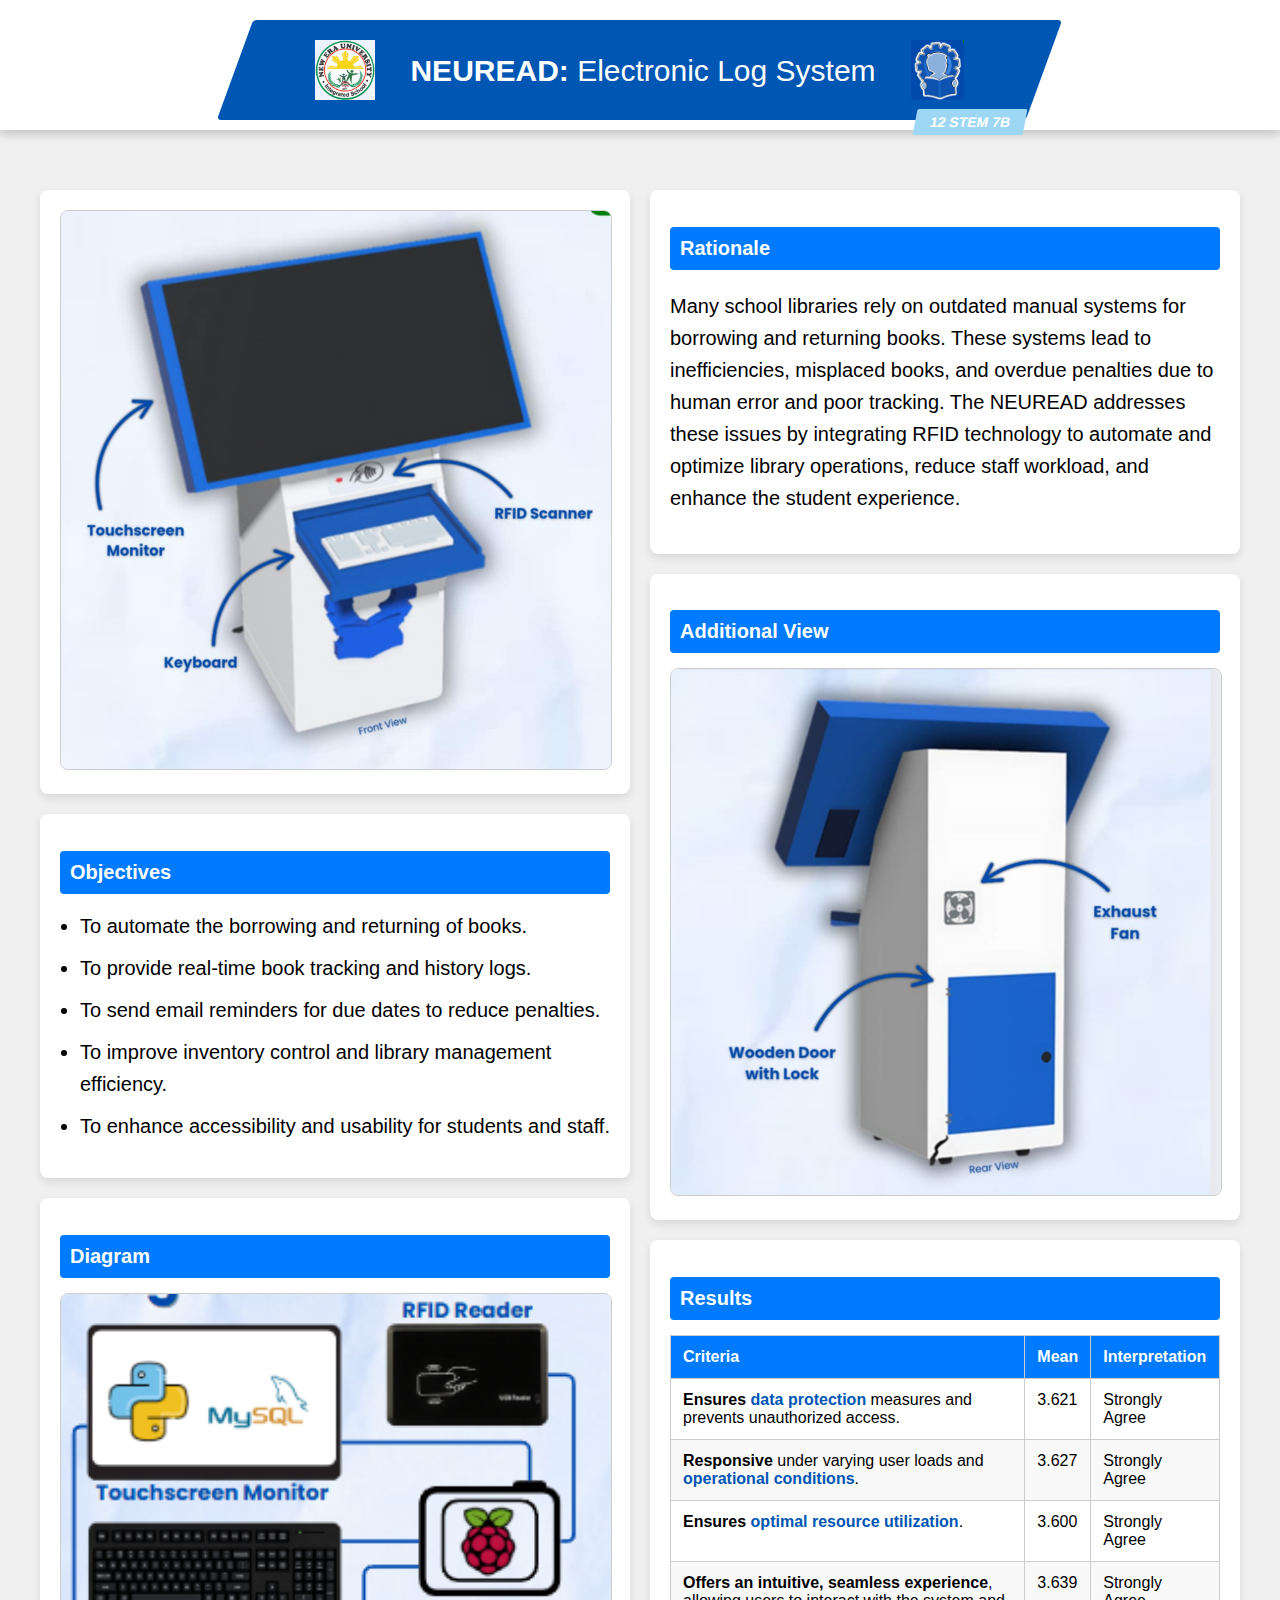
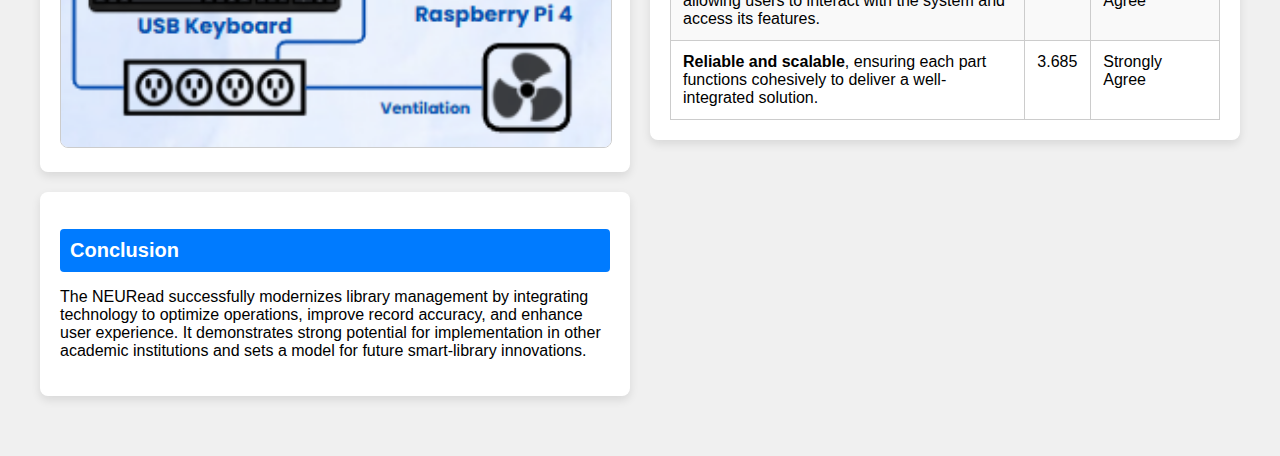
<file: index.html>
<!DOCTYPE html>
<html lang="en">
<head>
    <meta charset="UTF-8">
    <meta name="viewport" content="width=device-width, initial-scale=1.0">
    <link rel="stylesheet" href="style.css">
    <title>NEU READ</title>

</head>
    <body>

        <div class="title-box">
            <div class="logo-box">
              <div class="content">
                <img src="img/neulogo.jpg" alt="NEU Logo" />
                <p><strong>NEUREAD:</strong> Electronic Log System</p>
                <img src="img/booklogo.jpg" alt="System Icon" />
              </div>
              <div class="label-box">12 STEM 7B</div>
            </div>
          </div>
        
          <div class="main-layout">
            <!-- Left column -->
            <div class="left-panel">
              <div class="box illustration">
                <img src="img/front.jpg" alt="System Mockup" />
              </div>
              <div class="box objectives">
                <h2 class="section-title">Objectives</h2>
                <ul>
                  <li>To automate the borrowing and returning of books.</li>
                  <li>To provide real-time book tracking and history logs.</li>
                  <li>To send email reminders for due dates to reduce penalties.</li>
                  <li>To improve inventory control and library management efficiency.</li>
                  <li>To enhance accessibility and usability for students and staff.</li>
                </ul>
              </div>
              <div class="box diagram">
                <h2 class="section-title">Diagram</h2>
                <img src="img/diagram.png" alt="RFID System Diagram" />
              </div>
              <div class="box conclusion">
                <h2 class="section-title">Conclusion</h2>
                <p>
                  The NEURead successfully modernizes library management by integrating technology to optimize operations,
                  improve record accuracy, and enhance user experience. It demonstrates strong potential for implementation
                  in other academic institutions and sets a model for future smart-library innovations.
                </p>
              </div>
            </div>
        
            <!-- Right column -->
            <div class="right-panel">
              <div class="box">
                <h2 class="section-title">Rationale</h2>
                <p>
                  Many school libraries rely on outdated manual systems for borrowing and returning books.
                  These systems lead to inefficiencies, misplaced books, and overdue penalties due to human error and poor tracking.
                  The NEUREAD addresses these issues by integrating RFID technology to automate and optimize library operations,
                  reduce staff workload, and enhance the student experience.
                </p>
              </div>
              <div class="box additional-view">
                <h2 class="section-title">Additional View</h2>
                <img src="img/back.jpg" alt="Additional View" />
              </div>
              <div class="box results">
                <h2 class="section-title">Results</h2>
                <table class="results-table">
                  <thead>
                    <tr>
                      <th>Criteria</th>
                      <th>Mean</th>
                      <th>Interpretation</th>
                    </tr>
                  </thead>
                  <tbody>
                    <tr>
                      <td><strong>Ensures <span class="highlight">data protection</span></strong> measures and prevents unauthorized access.</td>
                      <td>3.621</td>
                      <td>Strongly Agree</td>
                    </tr>
                    <tr>
                      <td><strong>Responsive</strong> under varying user loads and <strong class="highlight">operational conditions</strong>.</td>
                      <td>3.627</td>
                      <td>Strongly Agree</td>
                    </tr>
                    <tr>
                      <td><strong>Ensures</strong> <span class="highlight">optimal resource utilization</span>.</td>
                      <td>3.600</td>
                      <td>Strongly Agree</td>
                    </tr>
                    <tr>
                      <td><strong>Offers an intuitive, seamless experience</strong>, allowing users to interact with the system and access its features.</td>
                      <td>3.639</td>
                      <td>Strongly Agree</td>
                    </tr>
                    <tr>
                      <td><strong>Reliable and scalable</strong>, ensuring each part functions cohesively to deliver a well-integrated solution.</td>
                      <td>3.685</td>
                      <td>Strongly Agree</td>
                    </tr>
                  </tbody>
                </table>
              </div>
            </div>
          </div>
        
    </body>
</html>
</file>
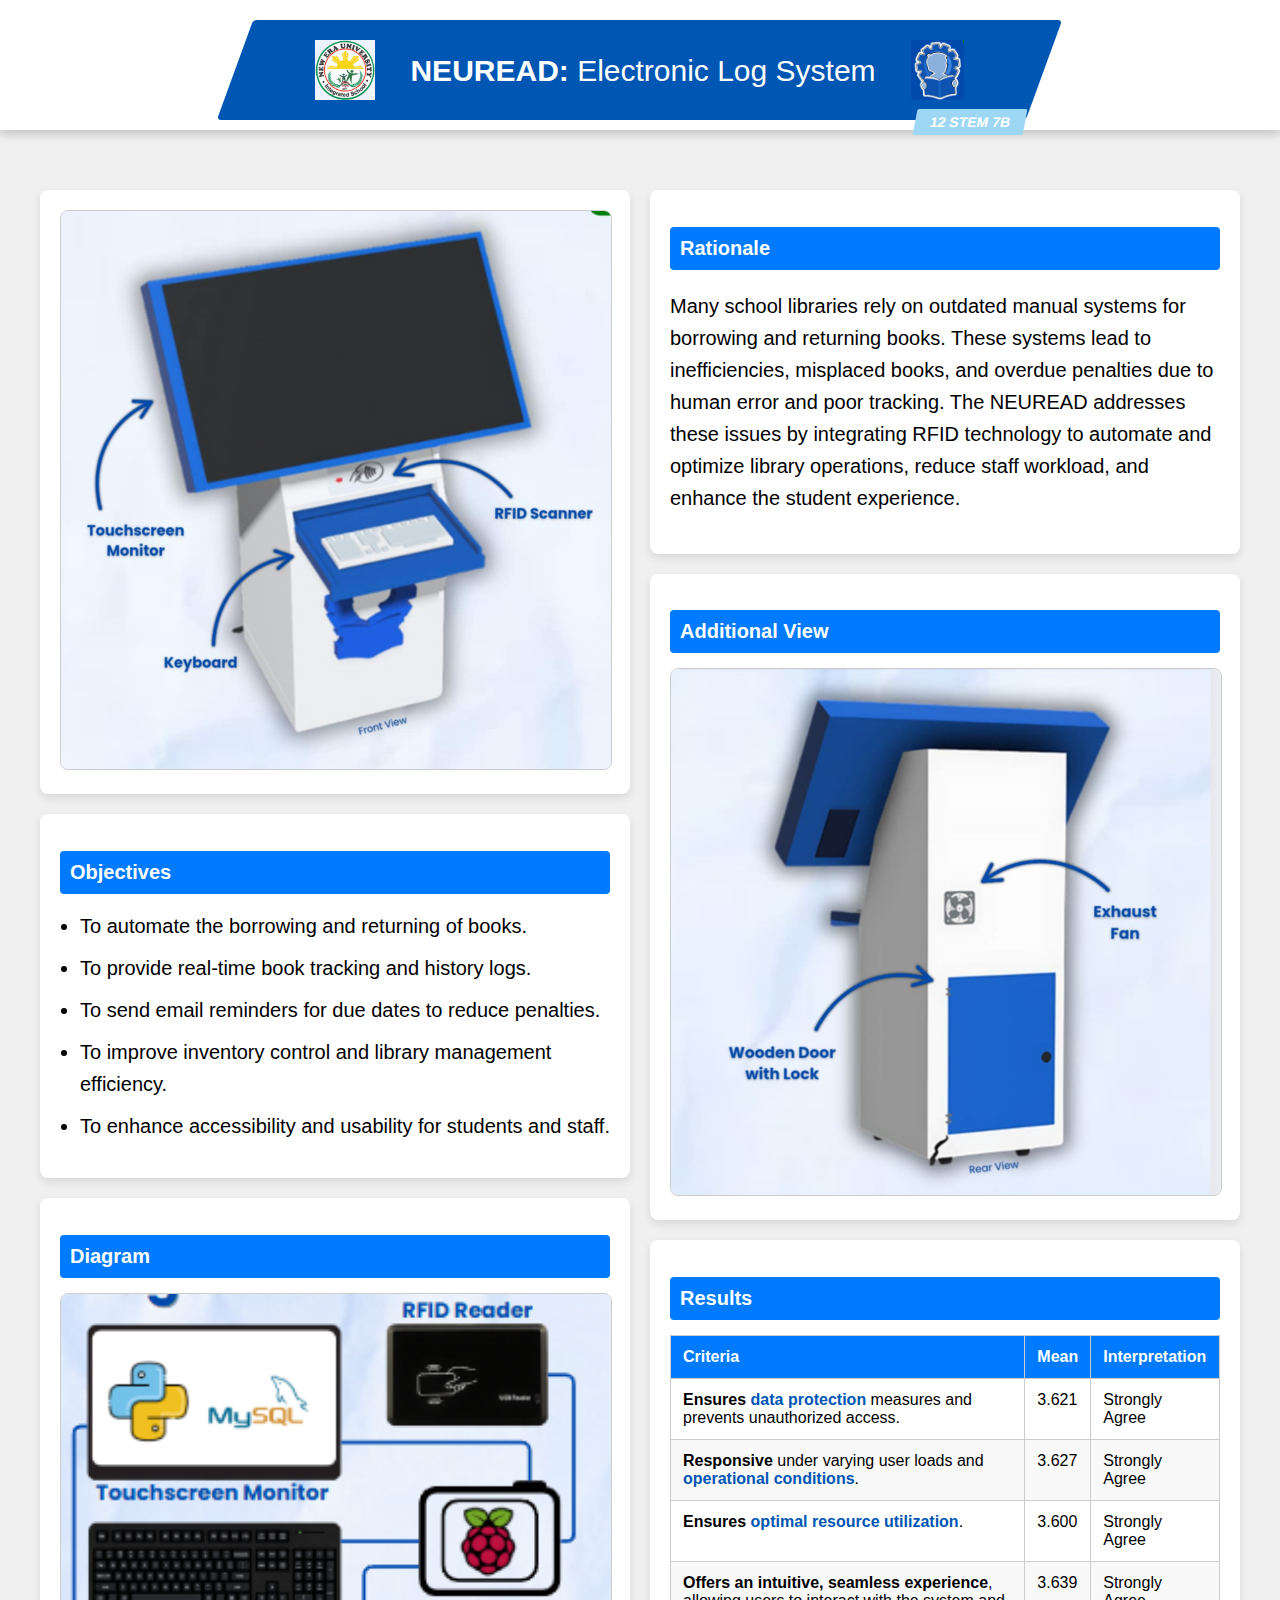
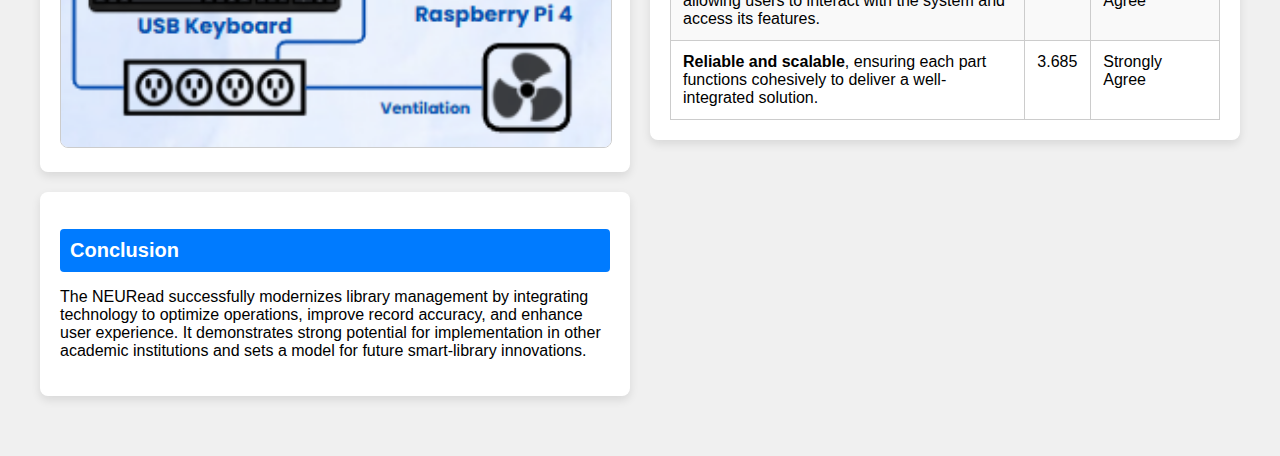
<file: NEU READ.html>
<!DOCTYPE html>
<html lang="en">
<head>
    <meta charset="UTF-8">
    <meta name="viewport" content="width=device-width, initial-scale=1.0">
    <link rel="stylesheet" href="NEU READ.css">
    <title>NEU READ</title>

</head>
    <body>

        <div class="title-box">
            <div class="logo-box">
              <div class="content">
                <img src="img/neulogo.jpg" alt="NEU Logo" />
                <p><strong>NEUREAD:</strong> Electronic Log System</p>
                <img src="img/booklogo.jpg" alt="System Icon" />
              </div>
              <div class="label-box">12 STEM 7B</div>
            </div>
          </div>
        
          <div class="main-layout">
            <!-- Left column -->
            <div class="left-panel">
              <div class="box illustration">
                <img src="img/front.jpg" alt="System Mockup" />
              </div>
              <div class="box objectives">
                <h2 class="section-title">Objectives</h2>
                <ul>
                  <li>To automate the borrowing and returning of books.</li>
                  <li>To provide real-time book tracking and history logs.</li>
                  <li>To send email reminders for due dates to reduce penalties.</li>
                  <li>To improve inventory control and library management efficiency.</li>
                  <li>To enhance accessibility and usability for students and staff.</li>
                </ul>
              </div>
              <div class="box diagram">
                <h2 class="section-title">Diagram</h2>
                <img src="img/diagram.png" alt="RFID System Diagram" />
              </div>
              <div class="box conclusion">
                <h2 class="section-title">Conclusion</h2>
                <p>
                  The NEURead successfully modernizes library management by integrating technology to optimize operations,
                  improve record accuracy, and enhance user experience. It demonstrates strong potential for implementation
                  in other academic institutions and sets a model for future smart-library innovations.
                </p>
              </div>
            </div>
        
            <!-- Right column -->
            <div class="right-panel">
              <div class="box">
                <h2 class="section-title">Rationale</h2>
                <p>
                  Many school libraries rely on outdated manual systems for borrowing and returning books.
                  These systems lead to inefficiencies, misplaced books, and overdue penalties due to human error and poor tracking.
                  The NEUREAD addresses these issues by integrating RFID technology to automate and optimize library operations,
                  reduce staff workload, and enhance the student experience.
                </p>
              </div>
              <div class="box additional-view">
                <h2 class="section-title">Additional View</h2>
                <img src="img/back.jpg" alt="Additional View" />
              </div>
              <div class="box results">
                <h2 class="section-title">Results</h2>
                <table class="results-table">
                  <thead>
                    <tr>
                      <th>Criteria</th>
                      <th>Mean</th>
                      <th>Interpretation</th>
                    </tr>
                  </thead>
                  <tbody>
                    <tr>
                      <td><strong>Ensures <span class="highlight">data protection</span></strong> measures and prevents unauthorized access.</td>
                      <td>3.621</td>
                      <td>Strongly Agree</td>
                    </tr>
                    <tr>
                      <td><strong>Responsive</strong> under varying user loads and <strong class="highlight">operational conditions</strong>.</td>
                      <td>3.627</td>
                      <td>Strongly Agree</td>
                    </tr>
                    <tr>
                      <td><strong>Ensures</strong> <span class="highlight">optimal resource utilization</span>.</td>
                      <td>3.600</td>
                      <td>Strongly Agree</td>
                    </tr>
                    <tr>
                      <td><strong>Offers an intuitive, seamless experience</strong>, allowing users to interact with the system and access its features.</td>
                      <td>3.639</td>
                      <td>Strongly Agree</td>
                    </tr>
                    <tr>
                      <td><strong>Reliable and scalable</strong>, ensuring each part functions cohesively to deliver a well-integrated solution.</td>
                      <td>3.685</td>
                      <td>Strongly Agree</td>
                    </tr>
                  </tbody>
                </table>
              </div>
            </div>
          </div>
        
    </body>
</html>
</file>
<file: style.css>
body {
  background: #f0f0f0;
  margin: 0;
  font-family: Arial, sans-serif;
}

.title-box {
  display: flex;
  justify-content: center;
  align-items: flex-end;
  background-color: white;
  padding: 10px 30px;
  box-shadow: 0 4px 10px rgba(0, 0, 0, 0.2);
  height: 130px;
  width: 100%;
  box-sizing: border-box;
  position: relative;
}

.logo-box {
  background-color: #0056b3;
  color: white;
  padding: 20px 80px;
  transform: skew(-20deg);
  display: flex;
  align-items: center;
  justify-content: center;
  gap: 15px;
  border-radius: 4px;
  position: relative;
}

.logo-box .content {
  display: flex;
  align-items: center;
  gap: 35px;
  transform: skew(20deg);
}

.logo-box .content img {
  height: 60px;
}

.logo-box .content p {
  margin: 0;
  font-size: 30px;
  line-height: 1.3;
}

.label-box {
  background-color: #9dd7f4;
  color: white;
  padding: 5px 15px;
  font-weight: bold;
  border-radius: 2px;
  font-size: 14px;
  position: absolute;
  bottom: -15px;
  right: 0;
  transform: skew(10deg);

}
.main-layout {
  display: grid;
  grid-template-columns: 2fr 2fr;
  gap: 20px;
  max-width: 1200px;
  margin: 40px auto;
  padding: 20px;
}

.left-panel,
.right-panel {
  display: flex;
  flex-direction: column;
  gap: 20px;
}

.box {
  background: white;
  border-radius: 8px;
  box-shadow: 0 4px 10px rgba(0, 0, 0, 0.1);
  padding: 20px;
}

.section-title {
  background-color: #007bff;
  color: white;
  padding: 10px;
  border-radius: 4px;
  font-size: 20px;
  margin-bottom: 15px;
}

.objectives ul {
  padding-left: 20px;
}

.objectives ul li {
  margin-bottom: 10px;
  font-size: 20px;
  line-height: 1.6;
}

.illustration img,
.additional-view img,
.diagram img {
  width: 100%;
  border-radius: 8px;
  border: 1px solid #ccc;
}

.right-panel p {
  font-size: 20px;
  line-height: 1.6;
}

.results-table {
  width: 100%;
  border-collapse: collapse;
  font-size: 16px;
}

.results-table th,
.results-table td {
  border: 1px solid #ccc;
  padding: 12px;
  vertical-align: top;
}

.results-table th {
  background-color: #007bff;
  color: white;
  text-align: left;
}

.results-table tbody tr:nth-child(even) {
  background-color: #f9f9f9;
}

.results-table .highlight {
  color: #0056b3;
  font-weight: bold;
}

@media (max-width: 768px) {
  .main-layout {
    grid-template-columns: 1fr;
  }
}
</file>
<file: NEU READ.css>
body {
    background: #f0f0f0;
    margin: 0;
    font-family: Arial, sans-serif;
  }

  .title-box {
    display: flex;
    justify-content: center;
    align-items: flex-end;
    background-color: white;
    padding: 10px 30px;
    box-shadow: 0 4px 10px rgba(0, 0, 0, 0.2);
    height: 130px;
    width: 100%;
    box-sizing: border-box;
    position: relative;
  }

  .logo-box {
    background-color: #0056b3;
    color: white;
    padding: 20px 80px;
    transform: skew(-20deg);
    display: flex;
    align-items: center;
    justify-content: center;
    gap: 15px;
    border-radius: 4px;
    position: relative;
  }

  .logo-box .content {
    display: flex;
    align-items: center;
    gap: 35px;
    transform: skew(20deg);
  }

  .logo-box .content img {
    height: 60px;
  }

  .logo-box .content p {
    margin: 0;
    font-size: 30px;
    line-height: 1.3;
  }

  .label-box {
    background-color: #9dd7f4;
    color: white;
    padding: 5px 15px;
    font-weight: bold;
    border-radius: 2px;
    font-size: 14px;
    position: absolute;
    bottom: -15px;
    right: 0;
    transform: skew(10deg);

  }
  .main-layout {
    display: grid;
    grid-template-columns: 2fr 2fr;
    gap: 20px;
    max-width: 1200px;
    margin: 40px auto;
    padding: 20px;
  }

  .left-panel,
  .right-panel {
    display: flex;
    flex-direction: column;
    gap: 20px;
  }

  .box {
    background: white;
    border-radius: 8px;
    box-shadow: 0 4px 10px rgba(0, 0, 0, 0.1);
    padding: 20px;
  }

  .section-title {
    background-color: #007bff;
    color: white;
    padding: 10px;
    border-radius: 4px;
    font-size: 20px;
    margin-bottom: 15px;
  }

  .objectives ul {
    padding-left: 20px;
  }

  .objectives ul li {
    margin-bottom: 10px;
    font-size: 20px;
    line-height: 1.6;
  }

  .illustration img,
  .additional-view img,
  .diagram img {
    width: 100%;
    border-radius: 8px;
    border: 1px solid #ccc;
  }

  .right-panel p {
    font-size: 20px;
    line-height: 1.6;
  }

  .results-table {
    width: 100%;
    border-collapse: collapse;
    font-size: 16px;
  }

  .results-table th,
  .results-table td {
    border: 1px solid #ccc;
    padding: 12px;
    vertical-align: top;
  }

  .results-table th {
    background-color: #007bff;
    color: white;
    text-align: left;
  }

  .results-table tbody tr:nth-child(even) {
    background-color: #f9f9f9;
  }

  .results-table .highlight {
    color: #0056b3;
    font-weight: bold;
  }

  @media (max-width: 768px) {
    .main-layout {
      grid-template-columns: 1fr;
    }
  }
</file>
